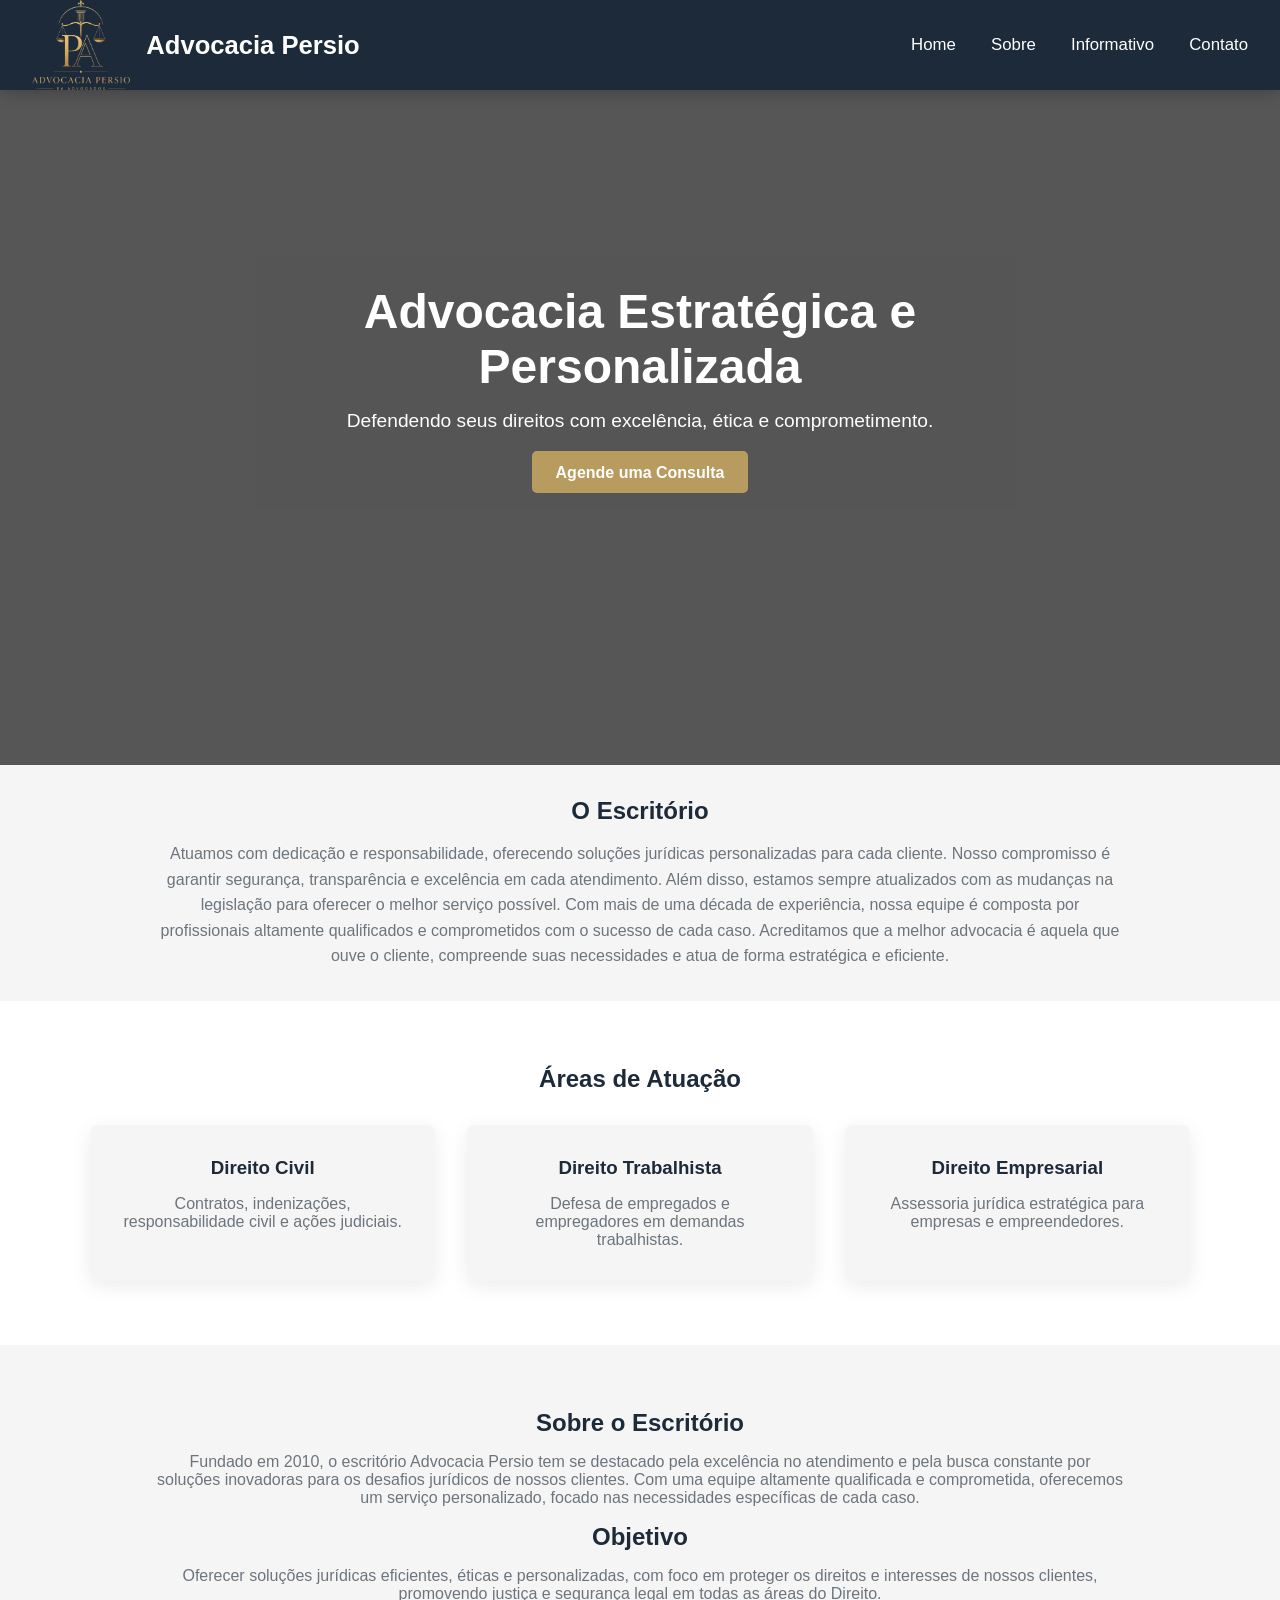
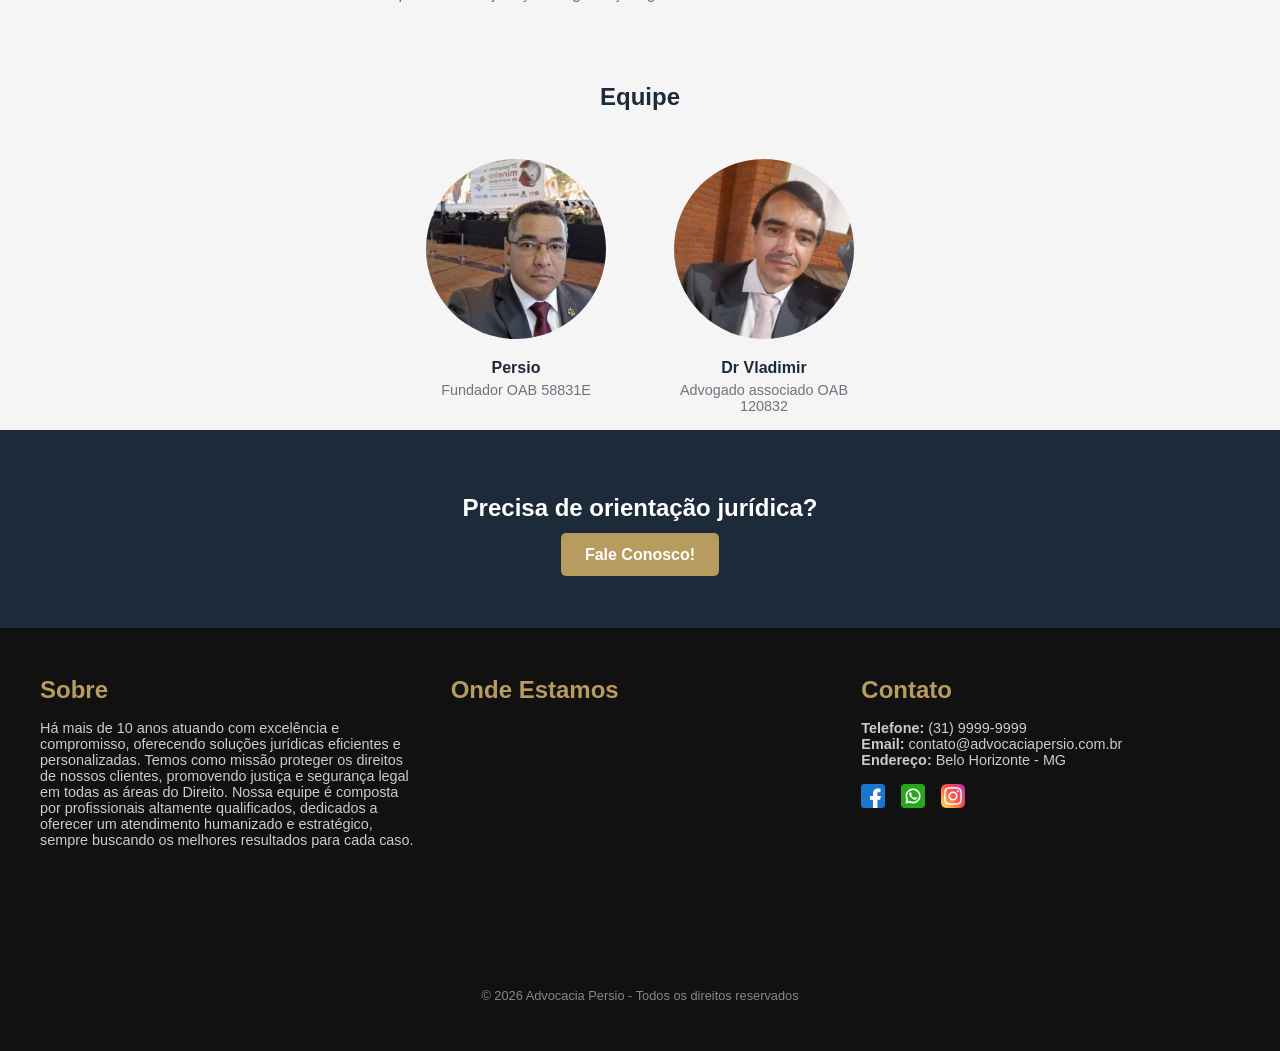
<file: index.html>
<!doctype html>
<html lang="pt-BR">
  <head>
    <meta charset="UTF-8" />
    <meta name="viewport" content="width=device-width, initial-scale=1.0" />
    <link rel="icon" href="/img/foto.webp" type="image/x-icon" />
    <link rel="stylesheet" href="css/index.css" />
    <link rel="stylesheet" href="css/header.css" />
    <title>Advocacia Persio - Soluções Jurídicas</title>
  </head>

  <body>
    <!-- HEADER -->
    <header>
      <nav>
        <a href="#" class="brand">
          <img src="img/logo.png" alt="Logo do Escritório" class="logo" />
          <h1>Advocacia Persio</h1>
        </a>
        <ul>
          <li><a href="#">Home</a></li>
          <li><a href="html/sobre.html">Sobre</a></li>
          <li><a href="html/informativo.html">Informativo</a></li>
          <li><a href="html/contato.html">Contato</a></li>
        </ul>
      </nav>
    </header>

    <!-- HERO -->
    <section class="hero">
      <div class="hero-content">
        <h2>Advocacia Estratégica e Personalizada</h2>
        <p>Defendendo seus direitos com excelência, ética e comprometimento.</p>
        <a href="html/contato.html" class="btn">Agende uma Consulta</a>
      </div>
    </section>

    <!-- SOBRE -->
    <section class="about">
      <h2>O Escritório</h2>
      <p>
        Atuamos com dedicação e responsabilidade, oferecendo soluções jurídicas
        personalizadas para cada cliente. Nosso compromisso é garantir
        segurança, transparência e excelência em cada atendimento. Além disso,
        estamos sempre atualizados com as mudanças na legislação para oferecer o
        melhor serviço possível. Com mais de uma década de experiência, nossa
        equipe é composta por profissionais altamente qualificados e
        comprometidos com o sucesso de cada caso. Acreditamos que a melhor
        advocacia é aquela que ouve o cliente, compreende suas necessidades e
        atua de forma estratégica e eficiente.
      </p>
    </section>

    <!-- SERVIÇOS -->
    <section class="services">
      <h2>Áreas de Atuação</h2>

      <div class="cards">
        <div class="card">
          <h3>Direito Civil</h3>
          <p>
            Contratos, indenizações, responsabilidade civil e ações judiciais.
          </p>
        </div>

        <div class="card">
          <h3>Direito Trabalhista</h3>
          <p>Defesa de empregados e empregadores em demandas trabalhistas.</p>
        </div>

        <div class="card">
          <h3>Direito Empresarial</h3>
          <p>Assessoria jurídica estratégica para empresas e empreendedores.</p>
        </div>
      </div>
    </section>

    <!--Sobre o Escritório-->
    <section class="sobre">
      <h2>Sobre o Escritório</h2>
      <div class="sobre-content">
        <p>
          Fundado em 2010, o escritório Advocacia Persio tem se destacado pela
          excelência no atendimento e pela busca constante por soluções
          inovadoras para os desafios jurídicos de nossos clientes. Com uma
          equipe altamente qualificada e comprometida, oferecemos um serviço
          personalizado, focado nas necessidades específicas de cada caso.
        </p>

        <h2>Objetivo</h2>
        <p>
          Oferecer soluções jurídicas eficientes, éticas e personalizadas, com
          foco em proteger os direitos e interesses de nossos clientes,
          promovendo justiça e segurança legal em todas as áreas do Direito.
        </p>
      </div>
    </section>

    <!--Equipe-->
    <section class="equipe">
      <h2>Equipe</h2>

      <div class="equipe-container">
        <div class="membro">
          <img src="img/teste_Persio.jpg" alt="Dr. João" />
          <h3>Persio</h3>
          <p>Fundador OAB 58831E</p>
        </div>

        <div class="membro">
          <img src="img/Vladmir.jfif" alt="Dra. Maria" />
          <h3>Dr Vladimir</h3>
          <p>Advogado associado OAB 120832</p>
        </div>
      </div>
    </section>
    <!-- CTA -->
    <section class="cta">
      <h2>Precisa de orientação jurídica?</h2>
      <a href="#" class="btn">Fale Conosco!</a>
    </section>

    <!-- FOOTER -->
    <footer>
      <div class="footer-container">
        <section>
          <h2>Sobre</h2>
          <p>
            Há mais de 10 anos atuando com excelência e compromisso, oferecendo
            soluções jurídicas eficientes e personalizadas. Temos como missão
            proteger os direitos de nossos clientes, promovendo justiça e
            segurança legal em todas as áreas do Direito. Nossa equipe é
            composta por profissionais altamente qualificados, dedicados a
            oferecer um atendimento humanizado e estratégico, sempre buscando os
            melhores resultados para cada caso.
          </p>
        </section>

        <section>
          <h2>Onde Estamos</h2>
          <iframe
            src="https://www.google.com/maps/embed?pb=!1m14!1m8!1m3!1d937.7720561903843!2d-43.9165001!3d-19.9206867!3m2!1i1024!2i768!4f13.1!3m3!1m2!1s0xa6970296d2bd0f%3A0x85c6ca27b14db329!2sC%C3%A2mara%20Municipal%20De%20Vereadores%20De%20Belo%20Horizonte!5e0!3m2!1spt-BR!2sbr!4v1772207611216!5m2!1spt-BR!2sbr"
            width="100%"
            height="200"
            style="border: 0"
            loading="lazy"
          >
          </iframe>
        </section>

        <section>
          <h2>Contato</h2>
          <ul>
            <li><strong>Telefone:</strong> (31) 9999-9999</li>
            <li><strong>Email:</strong> contato@advocaciapersio.com.br</li>
            <li><strong>Endereço:</strong> Belo Horizonte - MG</li>
          </ul>

          <ul class="redes-sociais">
            <li>
              <a href="#"
                ><img src="img/facebook.png" alt="Facebook" class="img"
              /></a>
            </li>
            <li>
              <a href="#"
                ><img src="img/whatsapp.png" alt="WhatsApp" class="img"
              /></a>
            </li>
            <li>
              <a href="#"
                ><img src="img/instagram.png" alt="Instagram" class="img"
              /></a>
            </li>
          </ul>
        </section>
      </div>

      <div
        style="
          text-align: center;
          margin-top: 2rem;
          font-size: 0.8rem;
          color: #888;
        "
      >
        © 2026 Advocacia Persio - Todos os direitos reservados
      </div>
    </footer>
  </body>
</html>
</file>
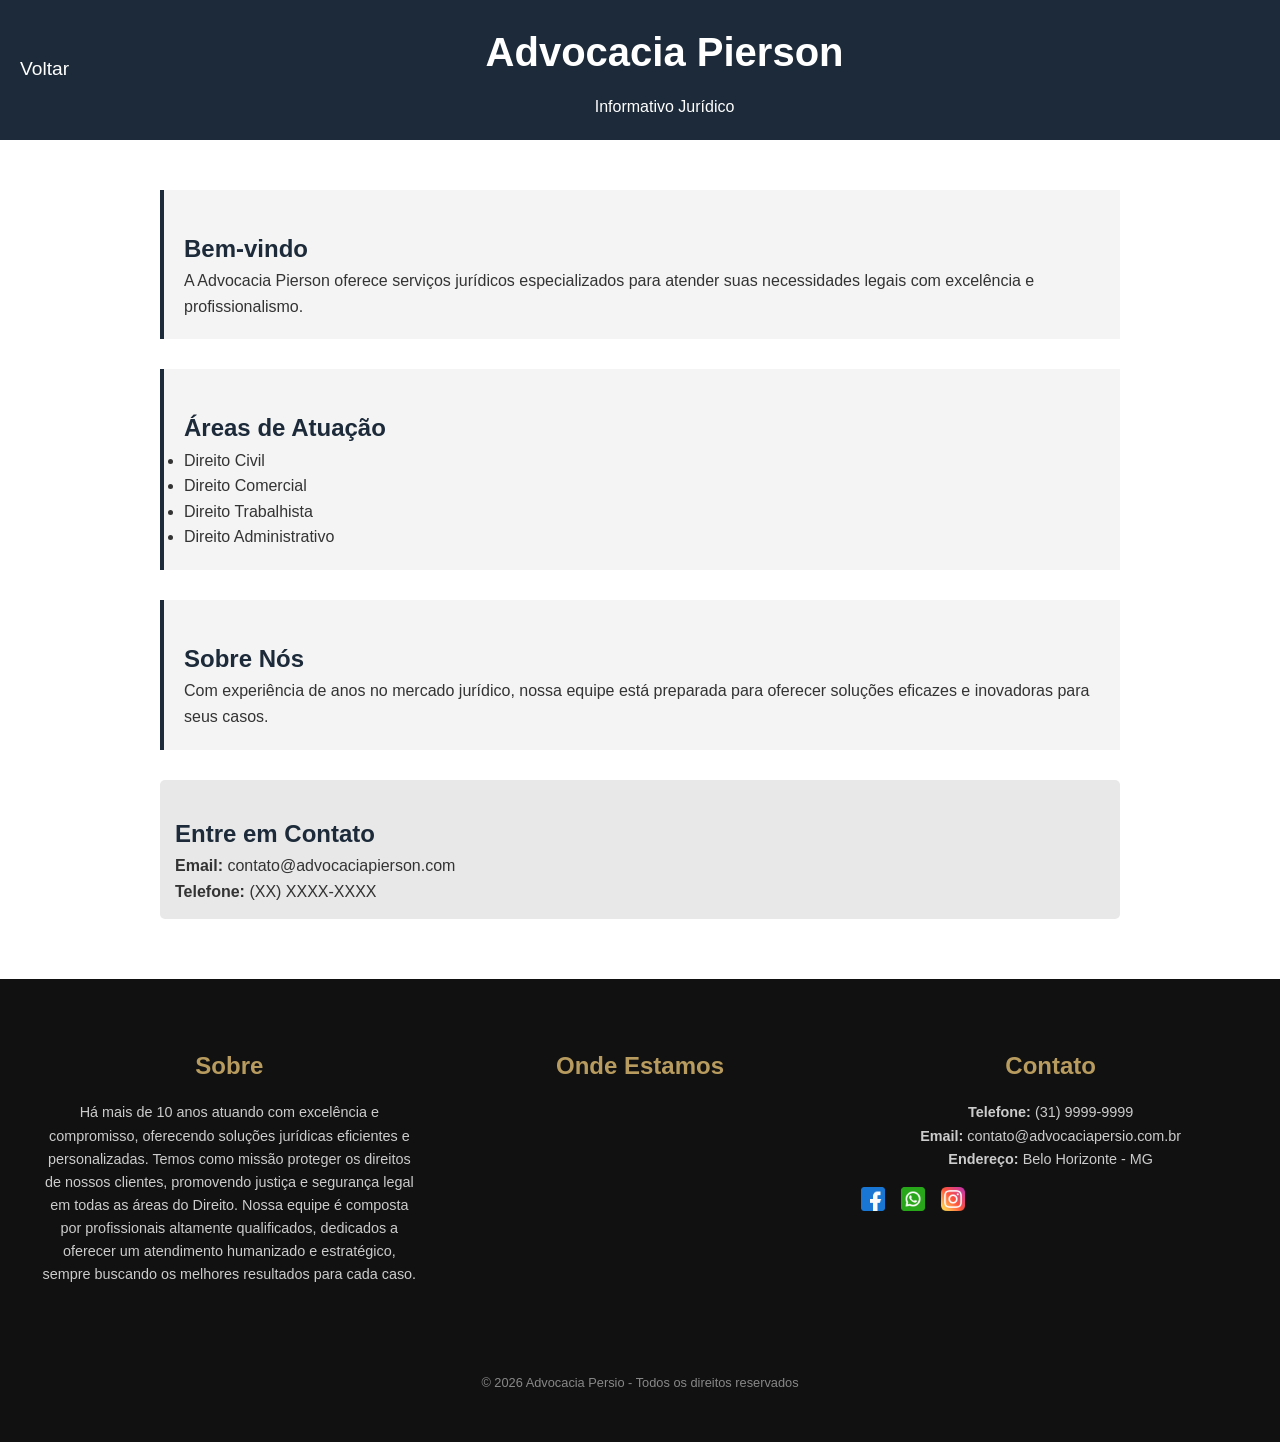
<file: html/informativo.html>
<!doctype html>
<html lang="pt-BR">
  <head>
    <meta charset="UTF-8" />
    <link rel="icon" href="/img/foto.webp" type="image/x-icon" />
    <meta name="viewport" content="width=device-width, initial-scale=1.0" />
    <link rel="stylesheet" href="../css/informativo.css">
    <link rel="stylesheet" href="../css/fotter.css">
    <title>Advocacia Pierson - Informativo</title>
 
  </head>
  <body>
    <header>
      <div class="top-header">
        <a href="../index.html" id="linkVoltar">Voltar</a>

        <div id="titulo">
          <h1>Advocacia Pierson</h1>
          <p>Informativo Jurídico</p>
        </div>
      </div>
    </header>

    <div class="container">
      <div class="section">
        <h2>Bem-vindo</h2>
        <p>
          A Advocacia Pierson oferece serviços jurídicos especializados para
          atender suas necessidades legais com excelência e profissionalismo.
        </p>
      </div>

      <div class="section">
        <h2>Áreas de Atuação</h2>
        <ul>
          <li>Direito Civil</li>
          <li>Direito Comercial</li>
          <li>Direito Trabalhista</li>
          <li>Direito Administrativo</li>
        </ul>
      </div>

      <div class="section">
        <h2>Sobre Nós</h2>
        <p>
          Com experiência de anos no mercado jurídico, nossa equipe está
          preparada para oferecer soluções eficazes e inovadoras para seus
          casos.
        </p>
      </div>

      <div class="contact">
        <h2>Entre em Contato</h2>
        <p><strong>Email:</strong> contato@advocaciapierson.com</p>
        <p><strong>Telefone:</strong> (XX) XXXX-XXXX</p>
      </div>
    </div>

     <!-- FOOTER -->
    <footer>
      <div class="footer-container">
        <section>
          <h2>Sobre</h2>
          <p>
            Há mais de 10 anos atuando com excelência e compromisso, oferecendo
            soluções jurídicas eficientes e personalizadas. Temos como missão proteger os direitos de nossos clientes, promovendo justiça e segurança legal em todas as áreas do Direito. Nossa equipe é composta por profissionais altamente qualificados, dedicados a oferecer um atendimento humanizado e estratégico, sempre buscando os melhores resultados para cada caso.
          </p>
        </section>

        <section>
          <h2>Onde Estamos</h2>
          <iframe
            src="https://www.google.com/maps/embed?pb=!1m14!1m8!1m3!1d937.7720561903843!2d-43.9165001!3d-19.9206867!3m2!1i1024!2i768!4f13.1!3m3!1m2!1s0xa6970296d2bd0f%3A0x85c6ca27b14db329!2sC%C3%A2mara%20Municipal%20De%20Vereadores%20De%20Belo%20Horizonte!5e0!3m2!1spt-BR!2sbr!4v1772207611216!5m2!1spt-BR!2sbr"
            width="100%"
            height="200"
            style="border: 0"
            loading="lazy"
          >
          </iframe>
        </section>

        <section>
          <h2>Contato</h2>
          <ul>
            <li><strong>Telefone:</strong> (31) 9999-9999</li>
            <li><strong>Email:</strong> contato@advocaciapersio.com.br</li>
            <li><strong>Endereço:</strong> Belo Horizonte - MG</li>
          </ul>

          <ul class="redes-sociais">
            <li>
              <a href="#"
                ><img src="../img/facebook.png" alt="Facebook" class="img"
              /></a>
            </li>
            <li>
              <a href="#"
                ><img src="../img/whatsapp.png" alt="WhatsApp" class="img"
              /></a>
            </li>
            <li>
              <a href="#"
                ><img src="../img/instagram.png" alt="Instagram" class="img"
              /></a>
            </li>
          </ul>
        </section>
      </div>

      <div
        style="
          text-align: center;
          margin-top: 2rem;
          font-size: 0.8rem;
          color: #888;
        "
      >
        © 2026 Advocacia Persio - Todos os direitos reservados
      </div>
    </footer>
  </body>
</html>
</file>
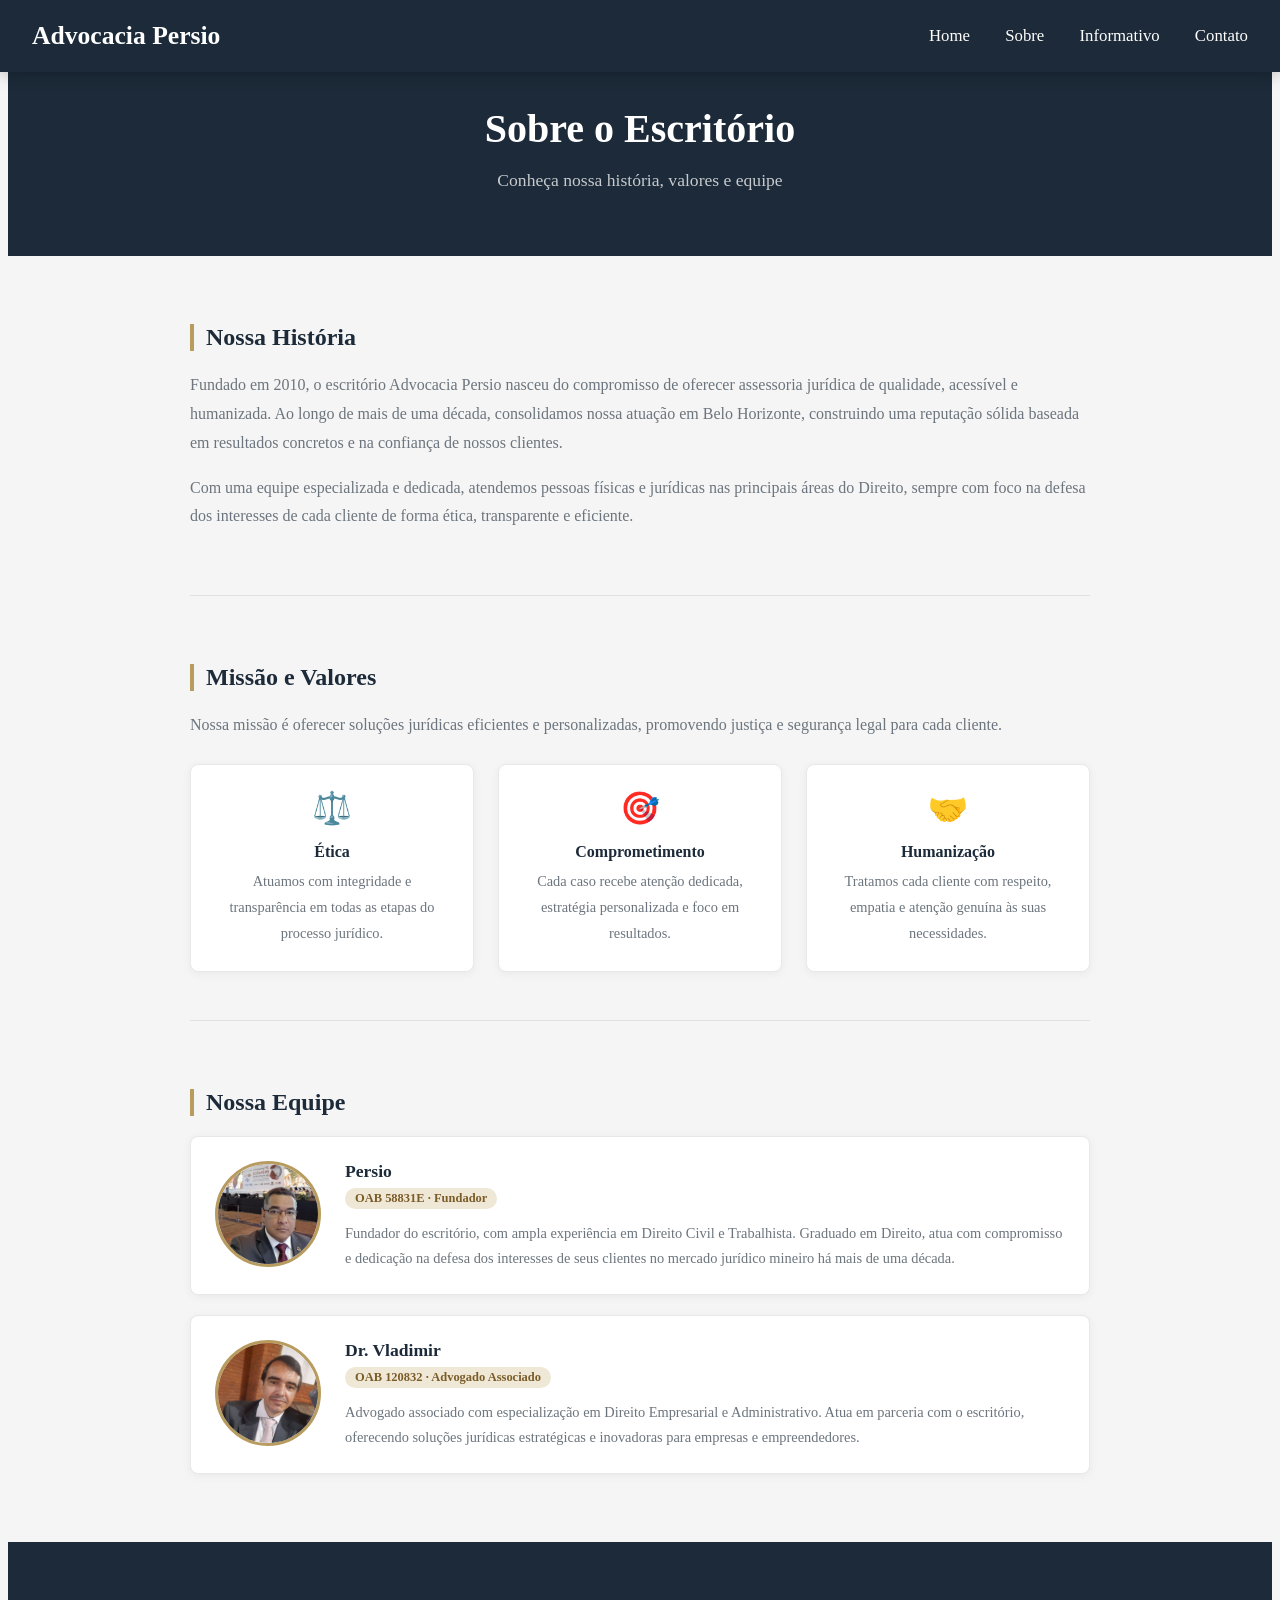
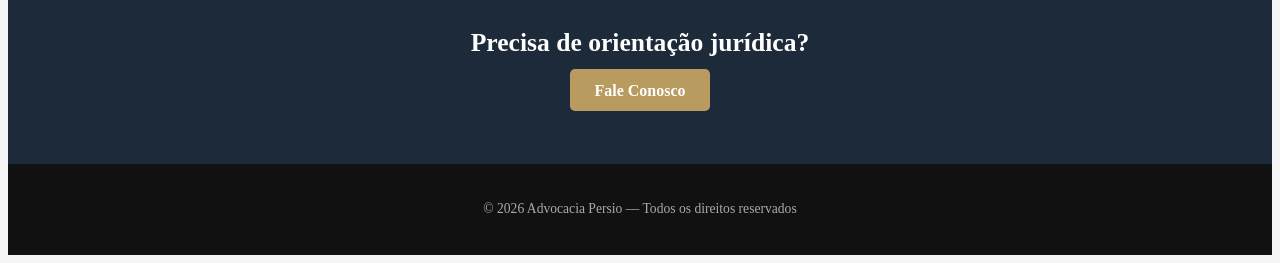
<file: html/sobre.html>
<!DOCTYPE html>
<html lang="pt-BR">
<head>
  <meta charset="UTF-8" />
  <meta name="viewport" content="width=device-width, initial-scale=1.0" />
  <link rel="icon" href="../img/foto.webp" type="image/x-icon" />
  <link rel="stylesheet" href="../css/header.css" />
  <link rel="stylesheet" href="../css/sobre.css" />
  <title>Sobre - Advocacia Persio</title>
</head>
<body>

  <header>
    <nav>
      <h1>Advocacia Persio</h1>
      <ul>
        <li><a href="../index.html">Home</a></li>
        <li><a href="sobre.html">Sobre</a></li>
        <li><a href="informativo.html">Informativo</a></li>
        <li><a href="contato.html">Contato</a></li>
      </ul>
    </nav>
  </header>

  <!-- HERO -->
  <section class="sobre-hero">
    <div class="sobre-hero-content">
      <h2>Sobre o Escritório</h2>
      <p>Conheça nossa história, valores e equipe</p>
    </div>
  </section>

  <!-- HISTÓRIA -->
  <section class="sobre-section">
    <h2>Nossa História</h2>
    <p>
      Fundado em 2010, o escritório Advocacia Persio nasceu do compromisso de
      oferecer assessoria jurídica de qualidade, acessível e humanizada. Ao longo
      de mais de uma década, consolidamos nossa atuação em Belo Horizonte,
      construindo uma reputação sólida baseada em resultados concretos e na
      confiança de nossos clientes.
    </p>
    <p>
      Com uma equipe especializada e dedicada, atendemos pessoas físicas e
      jurídicas nas principais áreas do Direito, sempre com foco na defesa dos
      interesses de cada cliente de forma ética, transparente e eficiente.
    </p>
  </section>

  <hr class="sobre-divider" />

  <!-- MISSÃO E VALORES -->
  <section class="sobre-section">
    <h2>Missão e Valores</h2>
    <p>Nossa missão é oferecer soluções jurídicas eficientes e personalizadas, promovendo justiça e segurança legal para cada cliente.</p>
    <div class="valores-grid">
      <div class="valor-card">
        <div class="valor-icon">⚖️</div>
        <h3>Ética</h3>
        <p>Atuamos com integridade e transparência em todas as etapas do processo jurídico.</p>
      </div>
      <div class="valor-card">
        <div class="valor-icon">🎯</div>
        <h3>Comprometimento</h3>
        <p>Cada caso recebe atenção dedicada, estratégia personalizada e foco em resultados.</p>
      </div>
      <div class="valor-card">
        <div class="valor-icon">🤝</div>
        <h3>Humanização</h3>
        <p>Tratamos cada cliente com respeito, empatia e atenção genuína às suas necessidades.</p>
      </div>
    </div>
  </section>

  <hr class="sobre-divider" />

  <!-- EQUIPE -->
  <section class="sobre-section">
    <h2>Nossa Equipe</h2>

    <div class="advogado-card">
      <img src="../img/teste_Persio.jpg" alt="Foto de Persio" class="advogado-foto" />
      <div class="advogado-info">
        <h3>Persio</h3>
        <span class="oab-badge">OAB 58831E · Fundador</span>
        <p>
          Fundador do escritório, com ampla experiência em Direito Civil e
          Trabalhista. Graduado em Direito, atua com compromisso e dedicação na
          defesa dos interesses de seus clientes no mercado jurídico mineiro há
          mais de uma década.
        </p>
      </div>
    </div>

    <div class="advogado-card">
      <img src="../img/Vladmir.jfif" alt="Foto de Dr. Vladimir" class="advogado-foto" />
      <div class="advogado-info">
        <h3>Dr. Vladimir</h3>
        <span class="oab-badge">OAB 120832 · Advogado Associado</span>
        <p>
          Advogado associado com especialização em Direito Empresarial e
          Administrativo. Atua em parceria com o escritório, oferecendo
          soluções jurídicas estratégicas e inovadoras para empresas e
          empreendedores.
        </p>
      </div>
    </div>
  </section>

  <!-- CTA -->
  <section class="sobre-cta">
    <h2>Precisa de orientação jurídica?</h2>
    <a href="contato.html" class="btn">Fale Conosco</a>
  </section>

  <!-- FOOTER -->
  <footer>
    <div class="footer-inner">
      <p>© 2026 Advocacia Persio — Todos os direitos reservados</p>
    </div>
  </footer>

</body>
</html>
</file>
<file: css/index.css>
:root {
  --primary: #1c2a39;
  --secondary: #b89b5e;
  --light: #f5f5f5;
  --dark: #111;
  --gray: #6c757d;
}

* {
  margin: 0;
  padding: 0;
  box-sizing: border-box;
  font-family: Arial, sans-serif;
}

body {
  background: var(--light);
}

/* HERO */
.hero {
  position: relative;
  height: 85vh;
  background: url("https://images.unsplash.com/photo-1589829545856-d10d557cf95f")
    center/cover no-repeat;
  display: flex;
  align-items: center;
  justify-content: center;
  text-align: center;
}

.hero::before {
  content: "";
  position: absolute;
  inset: 0;
  background: rgba(0, 0, 0, 0.65);
}

.hero-content {
  position: relative;
  color: white;
  max-width: 700px;
  padding: 1rem;
}

.hero h2 {
  font-size: 3rem;
  margin-bottom: 1rem;
}

.hero p {
  font-size: 1.2rem;
  margin-bottom: 2rem;
}

.btn {
  background: var(--secondary);
  color: white;
  padding: 0.8rem 1.5rem;
  border-radius: 5px;
  text-decoration: none;
  font-weight: bold;
  transition: 0.3s;
}

.btn:hover {
  background: #a58545;
}

/* SOBRE */
.about {
  max-width: 1000px;
  margin: 2rem auto;
  padding: 0 1rem;
  text-align: center;
}

.about h2 {
  margin-bottom: 1rem;
  color: var(--primary);
}

.about p {
  color: var(--gray);
  line-height: 1.6;
}

/* SERVIÇOS */
.services {
  padding: 4rem 1rem;
  background: white;
  text-align: center;
}

.services h2 {
  color: var(--primary);
}

.cards {
  margin-top: 2rem;
  display: grid;
  grid-template-columns: repeat(auto-fit, minmax(250px, 1fr));
  gap: 2rem;
  max-width: 1100px;
  margin-left: auto;
  margin-right: auto;
}

.card {
  background: var(--light);
  padding: 2rem;
  border-radius: 8px;
  box-shadow: 0 5px 20px rgba(0, 0, 0, 0.08);
  transition: 0.3s;
}

.card h3 {
  margin-bottom: 1rem;
  color: var(--primary);
}

.card p {
  color: var(--gray);
}

.card:hover {
  transform: translateY(-5px);
}

/* Equipe */
.equipe {
  padding: 1rem 1rem;
  text-align: center;
  background: var(--light);
}

.equipe h2 {
  color: var(--primary);
  margin-bottom: 3rem;
}

/* Container horizontal */
.equipe-container {
  display: flex;
  justify-content: center;
  align-items: flex-start;
  gap: 3rem;
  flex-wrap: wrap; /* quebra no mobile */
}

/* Cada membro */
.membro {
  width: 200px;
}

/* Foto circular */
.membro img {
  width: 180px;
  height: 180px;
  object-fit: cover;
  border-radius: 50%;
  margin-bottom: 1rem;
}

/* Nome */
.membro h3 {
  font-size: 1rem;
  color: var(--primary);
  margin-bottom: 0.3rem;
}

/* Cargo */
.membro p {
  font-size: 0.9rem;
  color: var(--gray);
}

/* CTA */
.cta {
  background: var(--primary);
  color: white;
  text-align: center;
  padding: 4rem 1rem;
}

.cta h2 {
  margin-bottom: 1.5rem;
}

/* SOBRE O ESCRITÓRIO */
.sobre {
  max-width: 1000px;
  margin: 4rem auto;
  padding: 0 1rem;
  text-align: center;
  color: var(--gray);
}
.sobre h2 {
  margin-top: 1rem;
  color: var(--primary);
  margin-bottom: 1rem;
}

/*FOOTER*/

footer {
  background: #111;
  color: white;
  padding: 3rem 1rem;
}

footer section {
  margin-bottom: 2rem;
}

footer p,
footer li {
  color: #ccc;
  font-size: 0.9rem;
}

footer h2 {
  margin-bottom: 1rem;
  color: var(--secondary);
}

footer ul {
  list-style: none;
  padding: 0;
}

footer a {
  color: white;
  text-decoration: none;
}

footer a:hover {
  color: var(--secondary);
}

footer .footer-container {
  max-width: 1200px;
  margin: auto;
  display: grid;
  grid-template-columns: repeat(auto-fit, minmax(250px, 1fr));
  gap: 2rem;
}

.redes-sociais {
  display: flex;
  gap: 1rem;
  margin-top: 1rem;
}
.img {
  width: 24px;
  height: 24px;
}

/* Responsivo */
@media (max-width: 992px) {
  nav {
    flex-wrap: wrap;
    justify-content: center;
    padding: 1rem;
    min-height: auto;
  }

  .logo {
    height: 8rem; /* um pouco menor no tablet */
  }

  nav h1 {
    font-size: 1.5rem;
    text-align: center;
    width: 100%;
    margin: 0.5rem 0;
  }

  nav ul {
    width: 100%;
    justify-content: center;
    gap: 1.5rem;
    margin-top: 0.5rem;
  }
}

@media (max-width: 600px) {
  .logo {
    height: 6.5rem;
  }

  nav h1 {
    font-size: 1.3rem;
  }

  nav ul {
    gap: 1rem;
    flex-wrap: wrap;
  }

  nav ul li a {
    font-size: 0.95rem;
  }
}
</file>
<file: css/header.css>
css :root {
  --header-h: 130px;
}

.logo {
  height: 115px;
}
body {
  background: var(--light);
  padding-top: var(--header-h);
}

header {
  background: var(--primary);
  position: fixed;
  top: 0;
  left: 0;
  width: 100%;
  height: var(--header-h);
  z-index: 1000;
  box-shadow: 0 2px 15px rgba(0, 0, 0, 0.25);
}

nav {
  max-width: 1400px;
  height: 100%;
  margin: 0 auto;
  padding: 0 2rem;
  display: flex;
  align-items: center;
  justify-content: space-between;
}

/* logo + título juntos */
.brand {
  display: flex;
  align-items: center;
  gap: 1rem;
  text-decoration: none;
}

.logo {
  height: 90px; /* aumenta/diminui aqui */
  width: auto;
  object-fit: contain;
  display: block;
}

nav h1 {
  color: white;
  font-size: 1.6rem;
  font-weight: 600;
  white-space: nowrap;
}

nav ul {
  display: flex;
  list-style: none;
  gap: 2.2rem;
  align-items: center;
}

nav ul li a {
  color: white;
  text-decoration: none;
  font-size: 1.05rem;
  font-weight: 500;
  transition: color 0.25s ease;
}

nav ul li a:hover {
  color: var(--secondary);
}

@media (max-width: 992px) {
  :root {
    --header-h: 100px;
  }
  .logo {
    height: 85px;
  }
  nav h1 {
    font-size: 1.3rem;
  }
  nav ul {
    gap: 1.2rem;
  }
}

@media (max-width: 700px) {
  body {
    padding-top: 0;
  }
  header {
    position: sticky;
    height: auto;
  }
  nav {
    flex-direction: column;
    padding: 0.8rem 1rem;
    gap: 0.5rem;
  }
  .logo {
    height: 60px;
  }
  nav ul {
    flex-wrap: wrap;
    justify-content: center;
    gap: 1rem;
  }
}
</file>
<file: css/informativo.css>
:root {
        --primary: #1c2a39;
        --secondary: #b89b5e;
        --light: #f5f5f5;
        --dark: #111;
        --gray: #6c757d;
      }

      * {
        margin: 0;
        padding: 0;
        box-sizing: border-box;
      }
      body {
        font-family: Arial, sans-serif;
        line-height: 1.6;
        color: #333;
      }
      header {
        background-color: #1c2a39;
        color: white;
        padding: 20px;
        text-align: center;
      }
      .container {
        max-width: 1000px;
        margin: 0 auto;
        padding: 20px;
      }
      .section {
        margin: 30px 0;
        padding: 20px;
        border-left: 4px solid #1c2a39;
        background-color: #f4f4f4;
      }
      h1 {
        font-size: 2.5em;
        margin-bottom: 10px;
      }
      h2 {
        color: #1c2a39;
        margin-top: 20px;
      }
      .contact {
        background-color: #e8e8e8;
        padding: 15px;
        border-radius: 5px;
        margin-top: 20px;
      }
      footer {
        background-color: #1a3a52;
        color: white;
        text-align: center;
        padding: 15px;
        margin-top: 40px;
      }
      
      .top-header {
        display: flex;
        align-items: center;
        justify-content: space-between;
        flex-wrap: wrap;
      }

      #linkVoltar {
        color: white;
        text-decoration: none;
        font-size: 1.2em;
      }

      #titulo {
        text-align: center;
        flex: 1;
      }

      #titulo {
        text-align: center;
      }
</file>
<file: css/fotter.css>
/*FOOTER*/

footer {
  background: #111;
  color: white;
  padding: 3rem 1rem;
}

footer section {
  margin-bottom: 2rem;
}

footer p,
footer li {
  color: #ccc;
  font-size: 0.9rem;
}

footer h2 {
  margin-bottom: 1rem;
  color: var(--secondary);
}

footer ul {
  list-style: none;
  padding: 0;
}

footer a {
  color: white;
  text-decoration: none;
}

footer a:hover {
  color: var(--secondary);
}

footer .footer-container {
  max-width: 1200px;
  margin: auto;
  display: grid;
  grid-template-columns: repeat(auto-fit, minmax(250px, 1fr));
  gap: 2rem;
}

.redes-sociais {
  display: flex;
  gap: 1rem;
  margin-top: 1rem;
}
.img {
  width: 24px;
  height: 24px;
}
</file>
<file: css/sobre.css>
:root {
  --primary: #1c2a39;
  --secondary: #b89b5e;
  --light: #f5f5f5;
  --dark: #111;
  --gray: #6c757d;
}

/* HERO */
.sobre-hero {
  background: var(--primary);
  color: white;
  text-align: center;
  padding: 4rem 1rem 3rem;
}

.sobre-hero h2 {
  font-size: 2.5rem;
  font-weight: 600;
  margin-bottom: 0.5rem;
}

.sobre-hero p {
  font-size: 1.1rem;
  opacity: 0.75;
}

/* SEÇÕES */
.sobre-section {
  max-width: 900px;
  margin: 0 auto;
  padding: 3rem 1.5rem;
}

.sobre-section h2 {
  color: var(--primary);
  font-size: 1.5rem;
  font-weight: 600;
  margin-bottom: 1.25rem;
  border-left: 4px solid var(--secondary);
  padding-left: 0.75rem;
}

.sobre-section p {
  color: var(--gray);
  line-height: 1.8;
  margin-bottom: 1rem;
}

.sobre-divider {
  border: none;
  border-top: 1px solid #e0e0e0;
  max-width: 900px;
  margin: 0 auto;
}

/* VALORES */
.valores-grid {
  display: grid;
  grid-template-columns: repeat(auto-fit, minmax(220px, 1fr));
  gap: 1.5rem;
  margin-top: 1.5rem;
}

.valor-card {
  background: white;
  border: 1px solid #e8e8e8;
  border-radius: 8px;
  padding: 1.5rem;
  text-align: center;
  box-shadow: 0 2px 10px rgba(0, 0, 0, 0.05);
  transition: transform 0.3s;
}

.valor-card:hover {
  transform: translateY(-4px);
}

.valor-icon {
  font-size: 2rem;
  margin-bottom: 0.75rem;
}

.valor-card h3 {
  color: var(--primary);
  font-size: 1rem;
  font-weight: 600;
  margin-bottom: 0.5rem;
}

.valor-card p {
  font-size: 0.9rem;
  color: var(--gray);
  margin: 0;
}

/* EQUIPE */
.advogado-card {
  display: flex;
  align-items: flex-start;
  gap: 1.5rem;
  background: white;
  border-radius: 8px;
  border: 1px solid #e8e8e8;
  padding: 1.5rem;
  margin-bottom: 1.25rem;
  box-shadow: 0 2px 10px rgba(0, 0, 0, 0.05);
}

.advogado-foto {
  width: 100px;
  height: 100px;
  border-radius: 50%;
  object-fit: cover;
  border: 3px solid var(--secondary);
  flex-shrink: 0;
}

.advogado-info h3 {
  color: var(--primary);
  font-size: 1.1rem;
  font-weight: 600;
  margin: 0 0 0.4rem;
}

.oab-badge {
  display: inline-block;
  background: #f0e8d6;
  color: #7a5c28;
  font-size: 0.78rem;
  font-weight: 600;
  padding: 3px 10px;
  border-radius: 20px;
  margin-bottom: 0.75rem;
}

.advogado-info p {
  color: var(--gray);
  font-size: 0.9rem;
  line-height: 1.7;
  margin: 0;
}

/* CTA */
.sobre-cta {
  background: var(--primary);
  color: white;
  text-align: center;
  padding: 4rem 1rem;
}

.sobre-cta h2 {
  font-size: 1.6rem;
  font-weight: 600;
  margin-bottom: 1.5rem;
}

.btn {
  background: var(--secondary);
  color: white;
  padding: 0.8rem 1.5rem;
  border-radius: 5px;
  text-decoration: none;
  font-weight: bold;
  transition: 0.3s;
}

.btn:hover {
  background: #a58545;
}

/* FOOTER */
footer {
  background: #111;
  color: #aaa;
  text-align: center;
  padding: 1.5rem;
  font-size: 0.85rem;
}

/* RESPONSIVO */
@media (max-width: 600px) {
  .sobre-hero h2 {
    font-size: 1.8rem;
  }

  .advogado-card {
    flex-direction: column;
    align-items: center;
    text-align: center;
  }

 
}
</file>
